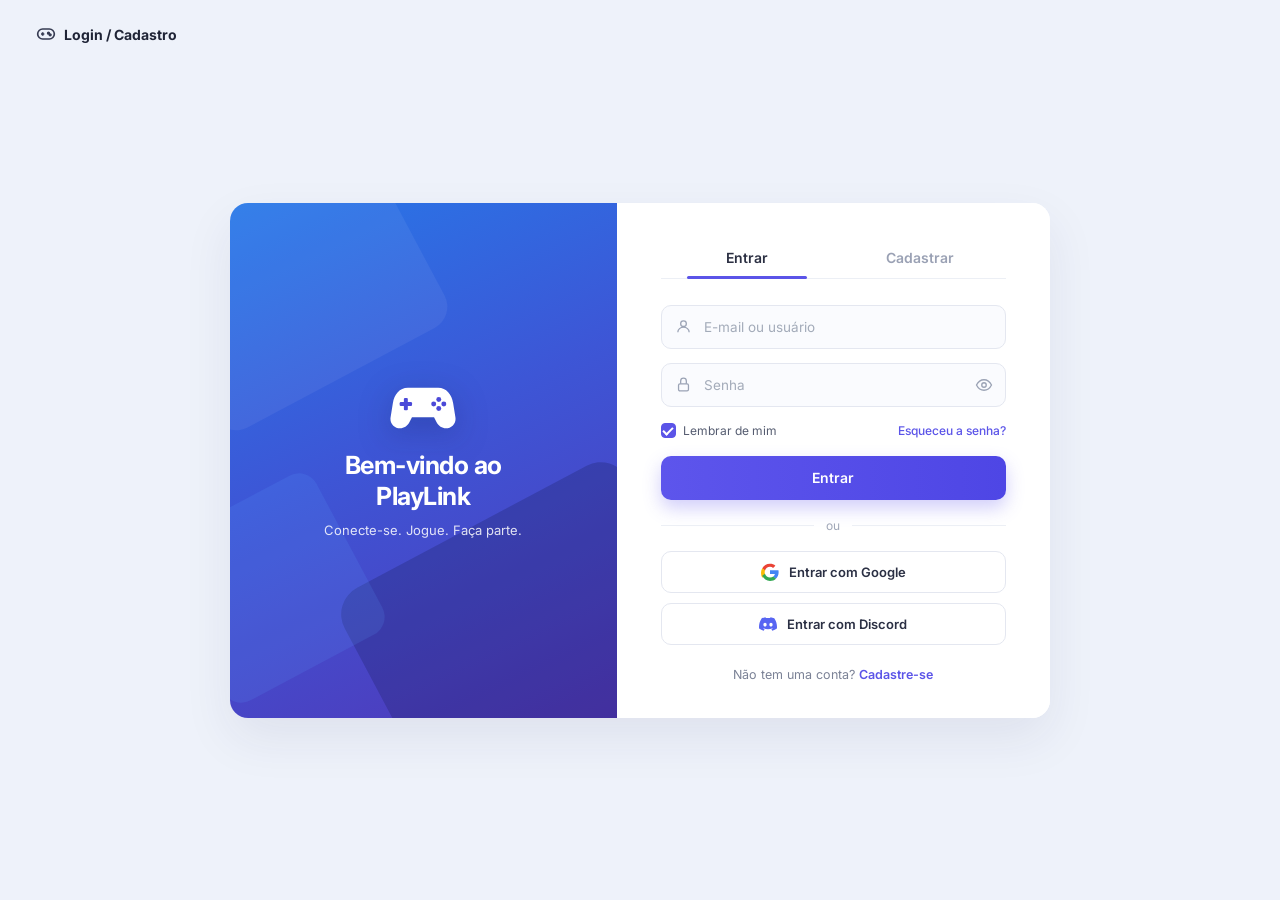
<file: html/login.html>
<!DOCTYPE html>
<html lang="pt-BR">
<head>
  <meta charset="UTF-8" />
  <meta name="viewport" content="width=device-width, initial-scale=1.0" />
  <title>PlayLink - Login / Cadastro</title>
  <link rel="preconnect" href="https://fonts.googleapis.com">
  <link rel="preconnect" href="https://fonts.gstatic.com" crossorigin>
  <link href="https://fonts.googleapis.com/css2?family=Inter:wght@400;500;600;700&display=swap" rel="stylesheet">
  <link rel="stylesheet" href="/css/login.css" />
</head>
<body>
  <div class="page-wrapper">
    <!-- Cabeçalho superior esquerdo -->
    <header class="top-brand">
      <svg class="mini-gamepad" viewBox="0 0 24 24" fill="none" stroke="currentColor" stroke-width="2">
        <rect x="2" y="6" width="20" height="12" rx="6" />
        <path d="M6 12h4M8 10v4" />
        <circle cx="15" cy="11" r="1" fill="currentColor" />
        <circle cx="17" cy="13" r="1" fill="currentColor" />
      </svg>
      <span>Login / Cadastro</span>
    </header>

    <!-- Card Principal -->
    <main class="auth-container">
      <div class="auth-card">
        
        <!-- Painel Esquerdo (Banner Azul/Roxo Gamer) -->
        <section class="left-panel">
          <div class="bg-shapes">
            <span class="shape shape-1"></span>
            <span class="shape shape-2"></span>
            <span class="shape shape-3"></span>
          </div>

          <div class="left-content">
            <!-- Ícone grande do controle -->
            <div class="gamepad-badge">
              <svg viewBox="0 0 64 44" fill="none" xmlns="http://www.w3.org/2000/svg">
                <path d="M18.5 4C11.2 4 6.5 9.8 5.2 17.8L3.2 30.2C2.3 35.8 6.6 40 11.6 40C15.1 40 18.2 38 19.8 34.9L22.2 30.2H41.8L44.2 34.9C45.8 38 48.9 40 52.4 40C57.4 40 61.7 35.8 60.8 30.2L58.8 17.8C57.5 9.8 52.8 4 45.5 4H18.5Z" fill="#FFFFFF"/>
                <!-- D-pad esquerdo -->
                <rect x="15" y="13" width="3.5" height="11" rx="1" fill="#4B49D8"/>
                <rect x="11.25" y="16.75" width="11" height="3.5" rx="1" fill="#4B49D8"/>
                <!-- Botões direitos -->
                <circle cx="46" cy="14.5" r="2.2" fill="#4B49D8"/>
                <circle cx="50.5" cy="18.5" r="2.2" fill="#4B49D8"/>
                <circle cx="41.5" cy="18.5" r="2.2" fill="#4B49D8"/>
                <circle cx="46" cy="22.5" r="2.2" fill="#4B49D8"/>
              </svg>
            </div>

            <h1>Bem-vindo ao<br>PlayLink</h1>
            <p>Conecte-se. Jogue. Faça parte.</p>
          </div>
        </section>

        <!-- Painel Direito (Formulário) -->
        <section class="right-panel">
          <!-- Abas Entrar / Cadastrar -->
          <div class="tabs">
            <button type="button" class="tab-btn active" id="tab-login" onclick="switchTab('login')">Entrar</button>
            <button type="button" class="tab-btn" id="tab-register" onclick="switchTab('register')">Cadastrar</button>
          </div>

          <!-- Formulário de Login -->
          <form class="auth-form" id="form-login" onsubmit="event.preventDefault()">
            <div class="input-group">
              <span class="input-icon">
                <!-- Ícone usuário -->
                <svg viewBox="0 0 24 24" fill="none" stroke="currentColor" stroke-width="1.8">
                  <circle cx="12" cy="8" r="4"/>
                  <path d="M4 20c0-4 3.6-7 8-7s8 3 8 7"/>
                </svg>
              </span>
              <input type="text" placeholder="E-mail ou usuário" required />
            </div>

            <div class="input-group">
              <span class="input-icon">
                <!-- Ícone cadeado -->
                <svg viewBox="0 0 24 24" fill="none" stroke="currentColor" stroke-width="1.8">
                  <rect x="5" y="11" width="14" height="10" rx="2"/>
                  <path d="M8 11V7a4 4 0 0 1 8 0v4"/>
                </svg>
              </span>
              <input type="password" id="login-password" placeholder="Senha" required />
              <button type="button" class="toggle-password" onclick="togglePassword('login-password')" aria-label="Mostrar senha">
                <svg viewBox="0 0 24 24" fill="none" stroke="currentColor" stroke-width="1.8">
                  <path d="M2 12s3.5-7 10-7 10 7 10 7-3.5 7-10 7-10-7-10-7Z"/>
                  <circle cx="12" cy="12" r="3"/>
                </svg>
              </button>
            </div>

            <div class="form-options">
              <label class="remember-me">
                <input type="checkbox" checked />
                <span class="custom-checkbox"></span>
                <span>Lembrar de mim</span>
              </label>
              <a href="#" class="forgot-link">Esqueceu a senha?</a>
            </div>

            <button type="submit" class="btn-primary">Entrar</button>

            <div class="divider">
              <span>ou</span>
            </div>

            <div class="social-buttons">
              <button type="button" class="btn-social">
                <!-- Ícone Google -->
                <svg class="social-icon" viewBox="0 0 24 24">
                  <path fill="#EA4335" d="M12 5c1.6 0 3 .6 4.1 1.6l3.1-3.1C17.3 1.7 14.8 1 12 1 7.4 1 3.5 3.6 1.6 7.4l3.7 2.8C6.2 7.2 8.9 5 12 5z"/>
                  <path fill="#4285F4" d="M23.5 12.3c0-.8-.1-1.7-.2-2.5H12v4.8h6.5c-.3 1.5-1.1 2.8-2.4 3.6l3.7 2.9c2.2-2 3.7-5 3.7-8.8z"/>
                  <path fill="#FBBC05" d="M5.3 14.8c-.2-.8-.4-1.6-.4-2.5s.2-1.7.4-2.5L1.6 7C.6 8.9 0 11.1 0 13.3s.6 4.4 1.6 6.3l3.7-2.8z"/>
                  <path fill="#34A853" d="M12 24c3.2 0 6-1.1 8-3l-3.7-2.9c-1.1.7-2.5 1.2-4.3 1.2-3.1 0-5.8-2.1-6.7-5l-3.7 2.8C3.5 21.1 7.4 24 12 24z"/>
                </svg>
                <span>Entrar com Google</span>
              </button>

              <button type="button" class="btn-social">
                <!-- Ícone Discord -->
                <svg class="social-icon" viewBox="0 0 24 24" fill="#5865F2">
                  <path d="M20.317 4.37a19.791 19.791 0 0 0-4.885-1.515.074.074 0 0 0-.079.037c-.21.375-.444.864-.608 1.25a18.27 18.27 0 0 0-5.487 0 12.64 12.64 0 0 0-.617-1.25.077.077 0 0 0-.079-.037A19.736 19.736 0 0 0 3.677 4.37a.07.07 0 0 0-.032.027C.533 9.046-.32 13.58.099 18.057a.082.082 0 0 0 .031.057 19.9 19.9 0 0 0 5.993 3.03.078.078 0 0 0 .084-.028c.462-.63.874-1.295 1.226-1.994.021-.041.001-.09-.041-.106a13.107 13.107 0 0 1-1.872-.892.077.077 0 0 1-.008-.128 10.2 10.2 0 0 0 .372-.292.074.074 0 0 1 .077-.01c3.928 1.793 8.18 1.793 12.061 0a.074.074 0 0 1 .078.01c.12.098.246.198.373.292a.077.077 0 0 1-.006.127 12.299 12.299 0 0 1-1.873.892.077.077 0 0 0-.041.107c.36.698.772 1.362 1.225 1.993a.076.076 0 0 0 .084.028 19.839 19.839 0 0 0 6.002-3.03.077.077 0 0 0 .032-.054c.5-5.177-.838-9.674-3.549-13.66a.061.061 0 0 0-.031-.028zM8.02 15.33c-1.183 0-2.157-1.085-2.157-2.419 0-1.333.956-2.419 2.157-2.419 1.21 0 2.176 1.096 2.157 2.42 0 1.333-.956 2.418-2.157 2.418zm7.975 0c-1.183 0-2.157-1.085-2.157-2.419 0-1.333.955-2.419 2.157-2.419 1.21 0 2.176 1.096 2.157 2.42 0 1.333-.946 2.418-2.157 2.418z"/>
                </svg>
                <span>Entrar com Discord</span>
              </button>
            </div>

            <p class="switch-prompt">
              Não tem uma conta? <a href="#" onclick="switchTab('register'); return false;">Cadastre-se</a>
            </p>
          </form>

          <!-- Formulário de Cadastro (Oculto por padrão) -->
          <form class="auth-form hidden" id="form-register" onsubmit="event.preventDefault()">
            <div class="input-group">
              <span class="input-icon">
                <svg viewBox="0 0 24 24" fill="none" stroke="currentColor" stroke-width="1.8">
                  <circle cx="12" cy="8" r="4"/>
                  <path d="M4 20c0-4 3.6-7 8-7s8 3 8 7"/>
                </svg>
              </span>
              <input type="text" placeholder="Nome de usuário" required />
            </div>

            <div class="input-group">
              <span class="input-icon">
                <svg viewBox="0 0 24 24" fill="none" stroke="currentColor" stroke-width="1.8">
                  <rect x="3" y="5" width="18" height="14" rx="2"/>
                  <path d="m3 7 9 6 9-6"/>
                </svg>
              </span>
              <input type="email" placeholder="Seu e-mail" required />
            </div>

            <div class="input-group">
              <span class="input-icon">
                <svg viewBox="0 0 24 24" fill="none" stroke="currentColor" stroke-width="1.8">
                  <rect x="5" y="11" width="14" height="10" rx="2"/>
                  <path d="M8 11V7a4 4 0 0 1 8 0v4"/>
                </svg>
              </span>
              <input type="password" id="reg-password" placeholder="Crie uma senha" required />
            </div>

            <button type="submit" class="btn-primary">Criar conta</button>

            <p class="switch-prompt">
              Já tem uma conta? <a href="#" onclick="switchTab('login'); return false;">Entrar</a>
            </p>
          </form>

        </section>
      </div>
    </main>
  </div>

  <script>
    function switchTab(tab) {
      const loginTab = document.getElementById('tab-login');
      const registerTab = document.getElementById('tab-register');
      const loginForm = document.getElementById('form-login');
      const registerForm = document.getElementById('form-register');

      if (tab === 'login') {
        loginTab.classList.add('active');
        registerTab.classList.remove('active');
        loginForm.classList.remove('hidden');
        registerForm.classList.add('hidden');
      } else {
        registerTab.classList.add('active');
        loginTab.classList.remove('active');
        registerForm.classList.remove('hidden');
        loginForm.classList.add('hidden');
      }
    }

    function togglePassword(inputId) {
      const input = document.getElementById(inputId);
      input.type = input.type === 'password' ? 'text' : 'password';
    }
  </script>
</body>
</html>
</file>
<file: css/login.css>
* {
  margin: 0;
  padding: 0;
  box-sizing: border-box;
  font-family: 'Inter', -apple-system, BlinkMacSystemFont, sans-serif;
}

body {
  background-color: #eef2fa;
  min-height: 100vh;
  display: flex;
  flex-direction: column;
  color: #1e2235;
}

.page-wrapper {
  width: 100%;
  min-height: 100vh;
  display: flex;
  flex-direction: column;
  padding: 24px 36px;
}

/* Cabeçalho Superior Esquerdo */
.top-brand {
  display: flex;
  align-items: center;
  gap: 8px;
  font-size: 14px;
  font-weight: 700;
  color: #1f2436;
}

.mini-gamepad {
  width: 20px;
  height: 20px;
  color: #363b52;
}

/* Centralização do Card */
.auth-container {
  flex: 1;
  display: flex;
  align-items: center;
  justify-content: center;
  padding: 20px 0;
}

.auth-card {
  width: 100%;
  max-width: 820px;
  min-height: 510px;
  background: #ffffff;
  border-radius: 18px;
  box-shadow: 0 20px 50px rgba(34, 43, 89, 0.08);
  display: grid;
  grid-template-columns: 1fr 1.12fr;
  overflow: hidden;
}

/* =========================================
   PAINEL ESQUERDO (GAMER / AZUL & ROXO)
   ========================================= */
.left-panel {
  position: relative;
  background: linear-gradient(155deg, #2778e8 0%, #3d56d6 45%, #5137b8 100%);
  display: flex;
  align-items: center;
  justify-content: center;
  text-align: center;
  padding: 40px 28px;
  color: #ffffff;
  overflow: hidden;
}

/* Formas geométricas sutis no fundo (efeito tech/gaming) */
.bg-shapes .shape {
  position: absolute;
  background: rgba(255, 255, 255, 0.06);
  transform: rotate(-28deg);
  pointer-events: none;
}

.bg-shapes .shape-1 {
  width: 260px;
  height: 260px;
  top: -70px;
  left: -80px;
  border-radius: 24px;
}

.bg-shapes .shape-2 {
  width: 320px;
  height: 320px;
  bottom: -110px;
  right: -90px;
  background: rgba(15, 20, 65, 0.22);
  border-radius: 30px;
}

.bg-shapes .shape-3 {
  width: 180px;
  height: 180px;
  bottom: 40px;
  left: -50px;
  background: rgba(92, 165, 255, 0.14);
  border-radius: 20px;
}

.left-content {
  position: relative;
  z-index: 2;
  display: flex;
  flex-direction: column;
  align-items: center;
}

.gamepad-badge {
  width: 72px;
  height: 52px;
  margin-bottom: 16px;
  filter: drop-shadow(0 8px 16px rgba(15, 23, 75, 0.25));
}

.gamepad-badge svg {
  width: 100%;
  height: 100%;
}

.left-content h1 {
  font-size: 25px;
  font-weight: 700;
  line-height: 1.25;
  margin-bottom: 10px;
  letter-spacing: -0.02em;
}

.left-content p {
  font-size: 13px;
  color: rgba(255, 255, 255, 0.85);
  font-weight: 400;
}

/* =========================================
   PAINEL DIREITO (FORMULÁRIO)
   ========================================= */
.right-panel {
  padding: 36px 44px;
  display: flex;
  flex-direction: column;
  justify-content: center;
  background: #ffffff;
}

/* Abas Entrar / Cadastrar */
.tabs {
  display: grid;
  grid-template-columns: 1fr 1fr;
  border-bottom: 1px solid #eceff5;
  margin-bottom: 26px;
}

.tab-btn {
  background: none;
  border: none;
  padding: 10px 0 12px;
  font-size: 14px;
  font-weight: 600;
  color: #9aa1b4;
  cursor: pointer;
  position: relative;
  transition: color 0.2s ease;
}

.tab-btn:hover {
  color: #5b54e8;
}

.tab-btn.active {
  color: #2b2f42;
}

.tab-btn.active::after {
  content: "";
  position: absolute;
  bottom: -1px;
  left: 15%;
  width: 70%;
  height: 2.5px;
  background-color: #5b54e8;
  border-radius: 2px;
}

/* Inputs */
.auth-form {
  display: flex;
  flex-direction: column;
  gap: 14px;
}

.auth-form.hidden {
  display: none;
}

.input-group {
  position: relative;
  display: flex;
  align-items: center;
}

.input-icon {
  position: absolute;
  left: 14px;
  width: 17px;
  height: 17px;
  color: #9ba3b5;
  display: flex;
  align-items: center;
  justify-content: center;
  pointer-events: none;
}

.input-icon svg {
  width: 100%;
  height: 100%;
}

.input-group input {
  width: 100%;
  height: 44px;
  padding: 0 40px 0 42px;
  border: 1px solid #e4e7f0;
  border-radius: 10px;
  font-size: 13.5px;
  color: #252a3d;
  background-color: #fafbfe;
  outline: none;
  transition: border-color 0.2s, box-shadow 0.2s, background-color 0.2s;
}

.input-group input::placeholder {
  color: #a3abb9;
}

.input-group input:focus {
  background-color: #ffffff;
  border-color: #5b54e8;
  box-shadow: 0 0 0 3px rgba(91, 84, 232, 0.12);
}

.toggle-password {
  position: absolute;
  right: 13px;
  background: none;
  border: none;
  color: #9ba3b5;
  cursor: pointer;
  width: 18px;
  height: 18px;
  display: flex;
  align-items: center;
  justify-content: center;
}

.toggle-password:hover {
  color: #5b54e8;
}

/* Lembrar de mim + Esqueceu a senha */
.form-options {
  display: flex;
  align-items: center;
  justify-content: space-between;
  font-size: 12px;
  margin-top: 2px;
  margin-bottom: 4px;
}

.remember-me {
  display: flex;
  align-items: center;
  gap: 7px;
  color: #555c70;
  cursor: pointer;
  user-select: none;
}

.remember-me input {
  display: none;
}

.custom-checkbox {
  width: 15px;
  height: 15px;
  border-radius: 4px;
  border: 1.5px solid #cbd2e0;
  display: inline-flex;
  align-items: center;
  justify-content: center;
  transition: all 0.2s;
}

.remember-me input:checked + .custom-checkbox {
  background-color: #5b54e8;
  border-color: #5b54e8;
}

.remember-me input:checked + .custom-checkbox::after {
  content: "";
  width: 4px;
  height: 8px;
  border: solid #ffffff;
  border-width: 0 2px 2px 0;
  transform: rotate(45deg);
  margin-bottom: 1px;
}

.forgot-link {
  color: #5b54e8;
  text-decoration: none;
  font-weight: 500;
}

.forgot-link:hover {
  text-decoration: underline;
}

/* Botão Principal (Entrar) */
.btn-primary {
  width: 100%;
  height: 44px;
  background: linear-gradient(90deg, #5d55ec 0%, #4e46e5 100%);
  color: #ffffff;
  border: none;
  border-radius: 10px;
  font-size: 14px;
  font-weight: 600;
  cursor: pointer;
  box-shadow: 0 8px 18px rgba(88, 80, 236, 0.28);
  transition: transform 0.15s ease, box-shadow 0.2s ease, filter 0.2s ease;
}

.btn-primary:hover {
  filter: brightness(1.05);
  box-shadow: 0 10px 22px rgba(88, 80, 236, 0.35);
}

.btn-primary:active {
  transform: translateY(1px);
}

/* Divisor "ou" */
.divider {
  display: flex;
  align-items: center;
  text-align: center;
  color: #a0a7b8;
  font-size: 12px;
  margin: 4px 0;
}

.divider::before,
.divider::after {
  content: "";
  flex: 1;
  border-bottom: 1px solid #eceff5;
}

.divider span {
  padding: 0 12px;
}

/* Botões Sociais (Google e Discord) */
.social-buttons {
  display: flex;
  flex-direction: column;
  gap: 10px;
}

.btn-social {
  width: 100%;
  height: 42px;
  background: #ffffff;
  border: 1px solid #e4e7f0;
  border-radius: 10px;
  display: flex;
  align-items: center;
  justify-content: center;
  gap: 10px;
  font-size: 13px;
  font-weight: 600;
  color: #2b3044;
  cursor: pointer;
  transition: background-color 0.2s, border-color 0.2s;
}

.btn-social:hover {
  background-color: #f7f9fc;
  border-color: #d4d9e8;
}

.social-icon {
  width: 18px;
  height: 18px;
}

/* Texto inferior */
.switch-prompt {
  text-align: center;
  font-size: 12.5px;
  color: #7b8296;
  margin-top: 8px;
}

.switch-prompt a {
  color: #5b54e8;
  font-weight: 600;
  text-decoration: none;
}

.switch-prompt a:hover {
  text-decoration: underline;
}

/* =========================================
   RESPONSIVIDADE (CELULAR / TABLET)
   ========================================= */
@media (max-width: 768px) {
  .page-wrapper {
    padding: 16px;
  }

  .auth-card {
    grid-template-columns: 1fr;
    max-width: 440px;
  }

  .left-panel {
    padding: 32px 20px;
  }

  .right-panel {
    padding: 28px 24px;
  }
}
</file>
